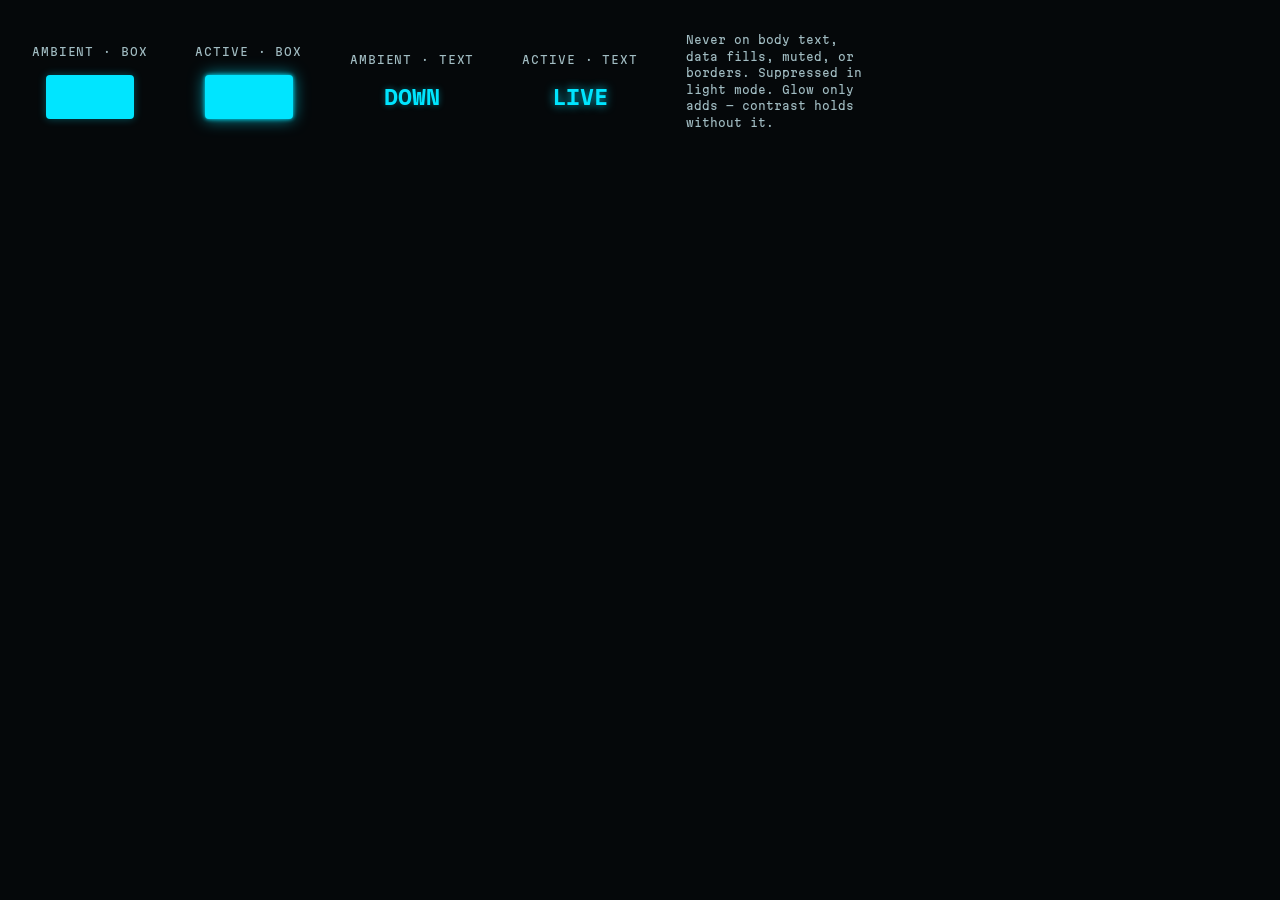
<file: guidelines/brand-glow.card.html>
<!-- @dsCard group="Brand" viewport="700x160" name="Glow material" subtitle="The only adopted CRT effect; dark surfaces only; ambient + active" -->
<!DOCTYPE html>
<html lang="en" data-theme="tron">
<head>
<meta charset="utf-8" />
<link rel="stylesheet" href="../styles.css" />
<style>
  body { margin: 0; padding: var(--space-4); display: flex; gap: var(--space-5); align-items: center; }
  .cell { display: flex; flex-direction: column; align-items: center; gap: var(--space-2); }
  .hd { font-family: var(--font-mono); font-size: var(--text-micro); text-transform: uppercase; letter-spacing: var(--tracking-label); color: var(--muted); }
  .chip { width: 88px; height: 44px; border-radius: var(--radius-md); background: var(--accent); }
  .txt { font-family: var(--font-mono); font-size: var(--text-h3); font-weight: 700; color: var(--accent); }
  .note { font-family: var(--font-mono); font-size: var(--text-micro); color: var(--muted); max-width: 22ch; line-height: 1.5; }
</style>
</head>
<body>
  <div class="cell"><span class="hd">ambient · box</span><div class="chip" style="box-shadow:var(--glow-box-ambient)"></div></div>
  <div class="cell"><span class="hd">active · box</span><div class="chip" style="box-shadow:var(--glow-box-active)"></div></div>
  <div class="cell"><span class="hd">ambient · text</span><div class="txt" style="text-shadow:var(--glow-text-ambient)">DOWN</div></div>
  <div class="cell"><span class="hd">active · text</span><div class="txt" style="text-shadow:var(--glow-text-active)">LIVE</div></div>
  <div class="note">Never on body text, data fills, muted, or borders. Suppressed in light mode. Glow only adds — contrast holds without it.</div>
</body>
</html>
</file>
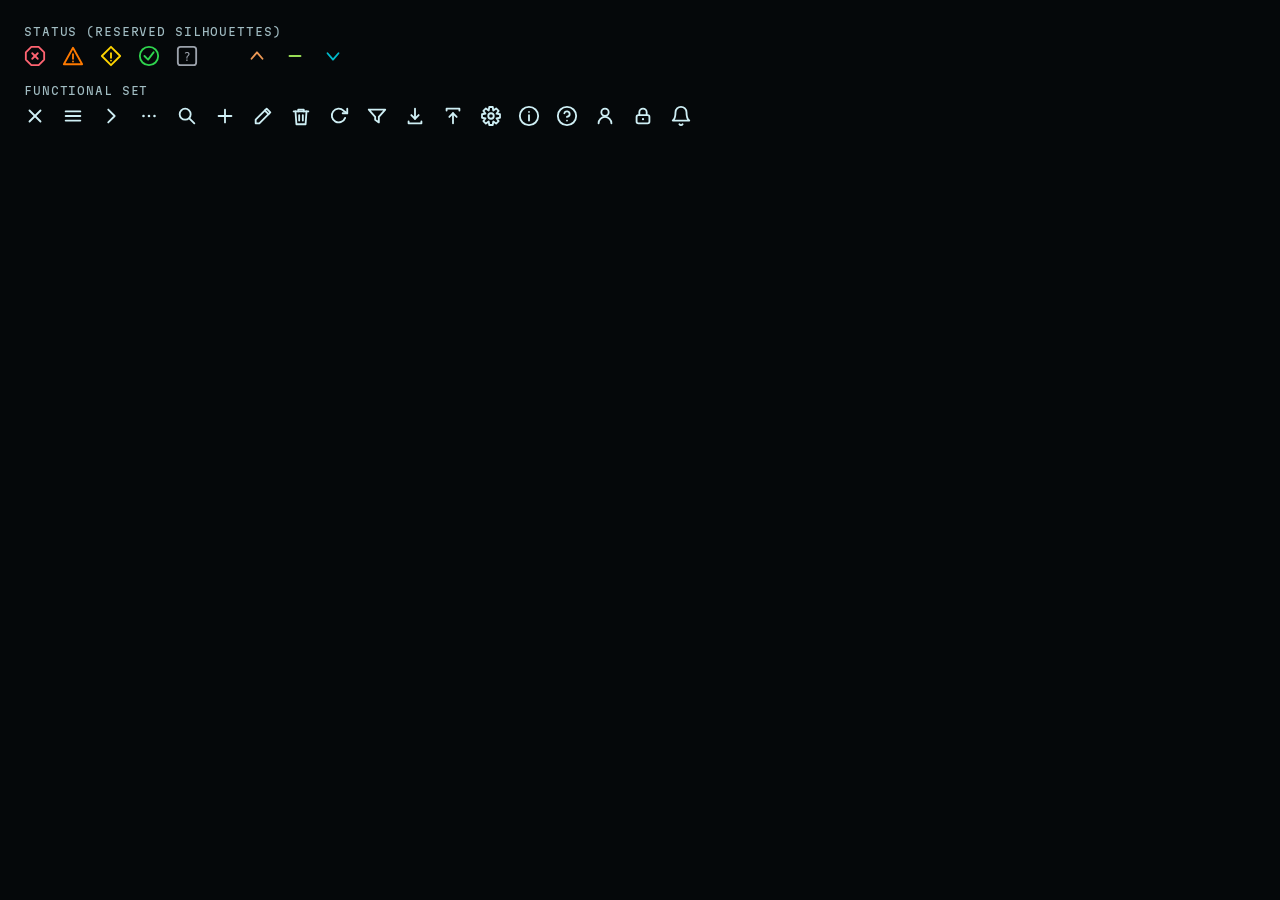
<file: guidelines/brand-marks.card.html>
<!-- @dsCard group="Brand" viewport="700x200" name="Marks — the icon system" subtitle="24×24, 2px monoline outline, currentColor; status shapes reserved" -->
<!DOCTYPE html>
<html lang="en" data-theme="tron">
<head>
<meta charset="utf-8" />
<link rel="stylesheet" href="../styles.css" />
<script src="../assets/marks/sprite-inject.js"></script>
<style>
  body { margin: 0; padding: var(--space-3); }
  .hd { font-family: var(--font-mono); font-size: var(--text-micro); text-transform: uppercase; letter-spacing: var(--tracking-label); color: var(--muted); margin: 0 0 6px; }
  .set { display: flex; flex-wrap: wrap; gap: var(--space-2); margin-bottom: var(--space-2); }
  svg { width: 22px; height: 22px; }
  .ui { color: var(--text); }
  .status { display: inline-flex; }
</style>
</head>
<body>
<p class="hd">Status (reserved silhouettes)</p>
<div class="set status">
  <svg style="color:var(--status-critical)"><use href="#m-critical"/></svg>
  <svg style="color:var(--status-high)"><use href="#m-high"/></svg>
  <svg style="color:var(--status-medium)"><use href="#m-medium"/></svg>
  <svg style="color:var(--status-low)"><use href="#m-low"/></svg>
  <svg style="color:var(--status-unknown)"><use href="#m-unknown"/></svg>
  <span style="width:var(--space-2)"></span>
  <svg style="color:var(--spectrum-orange)"><use href="#m-warm"/></svg>
  <svg style="color:var(--spectrum-green)"><use href="#m-neutral"/></svg>
  <svg style="color:var(--spectrum-teal)"><use href="#m-cool"/></svg>
</div>
<p class="hd">Functional set</p>
<div class="set ui">
  <svg><use href="#m-close"/></svg>
  <svg><use href="#m-menu"/></svg>
  <svg><use href="#m-chevron"/></svg>
  <svg><use href="#m-more"/></svg>
  <svg><use href="#m-search"/></svg>
  <svg><use href="#m-add"/></svg>
  <svg><use href="#m-edit"/></svg>
  <svg><use href="#m-delete"/></svg>
  <svg><use href="#m-refresh"/></svg>
  <svg><use href="#m-filter"/></svg>
  <svg><use href="#m-download"/></svg>
  <svg><use href="#m-upload"/></svg>
  <svg><use href="#m-settings"/></svg>
  <svg><use href="#m-info"/></svg>
  <svg><use href="#m-help"/></svg>
  <svg><use href="#m-user"/></svg>
  <svg><use href="#m-lock"/></svg>
  <svg><use href="#m-bell"/></svg>
</div>
</body>
</html>
</file>
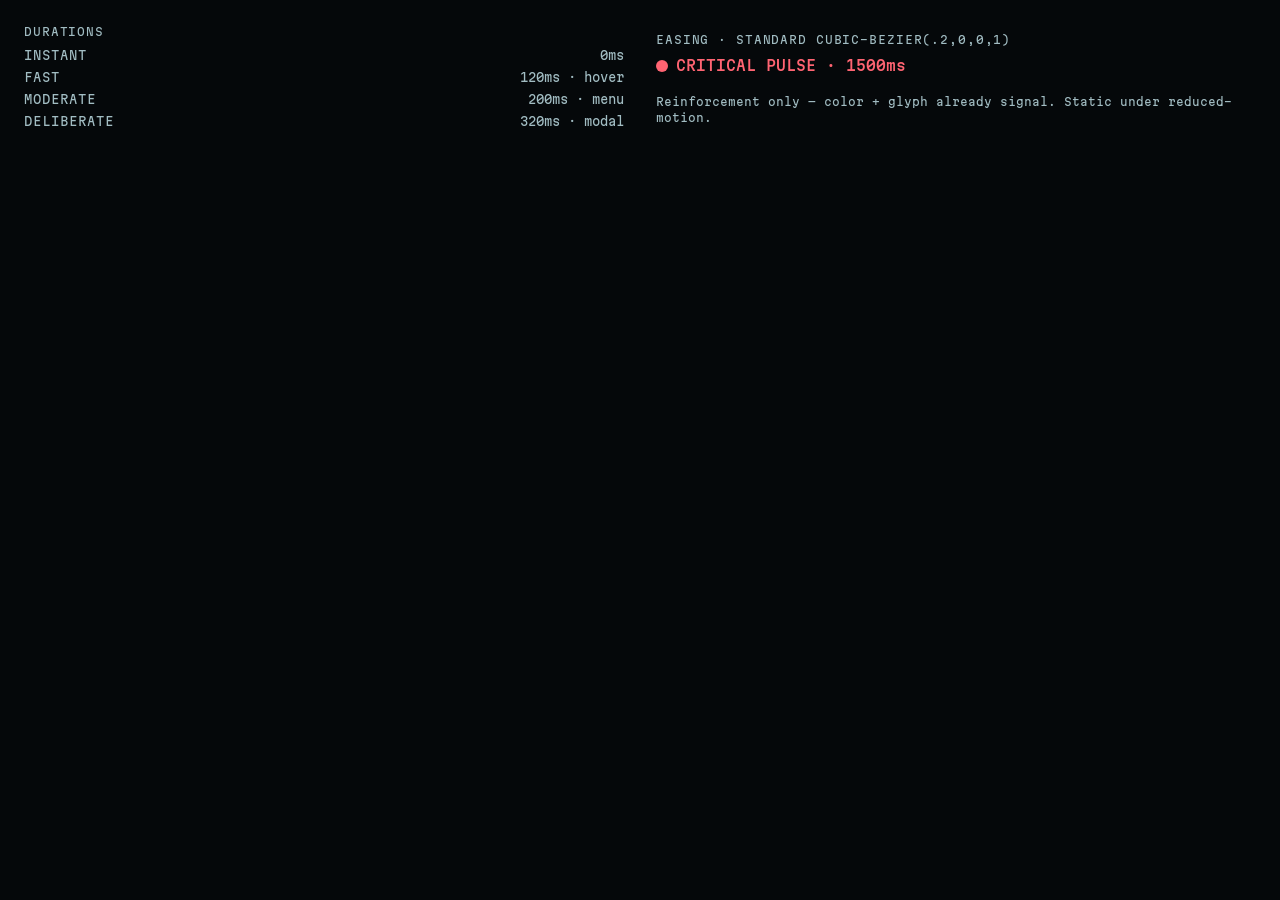
<file: guidelines/brand-motion.card.html>
<!-- @dsCard group="Brand" viewport="700x150" name="Motion" subtitle="Minimal/functional; durations + easing; one status pulse" -->
<!DOCTYPE html>
<html lang="en" data-theme="tron">
<head>
<meta charset="utf-8" />
<link rel="stylesheet" href="../styles.css" />
<style>
  body { margin: 0; padding: var(--space-3); display: grid; grid-template-columns: 1fr 1fr; gap: var(--space-4); align-items: center; }
  .hd { font-family: var(--font-mono); font-size: var(--text-micro); text-transform: uppercase; letter-spacing: var(--tracking-label); color: var(--muted); margin-bottom: var(--space-1); }
  .drow { display: flex; align-items: center; gap: var(--space-2); font-family: var(--font-mono); font-size: var(--text-caption); color: var(--text); margin-bottom: 5px; }
  .drow b { width: 9ch; color: var(--muted); font-weight: 400; text-transform: uppercase; letter-spacing: var(--tracking-label); }
  .drow .ms { margin-left: auto; color: var(--muted); }
  .track { flex: 1; height: 8px; background: var(--bg); border: 1px solid var(--border); border-radius: 999px; overflow: hidden; }
  .pulse { display: inline-flex; align-items: center; gap: var(--space-1); color: var(--status-critical); font-family: var(--font-mono); font-size: var(--text-small); font-weight: 500; }
  .dot { width: 12px; height: 12px; border-radius: 999px; background: var(--status-critical); }
</style>
</head>
<body>
<div>
  <div class="hd">Durations</div>
  <div class="drow"><b>instant</b><span class="ms">0ms</span></div>
  <div class="drow"><b>fast</b><span class="ms">120ms · hover</span></div>
  <div class="drow"><b>moderate</b><span class="ms">200ms · menu</span></div>
  <div class="drow"><b>deliberate</b><span class="ms">320ms · modal</span></div>
</div>
<div>
  <div class="hd">Easing · standard cubic-bezier(.2,0,0,1)</div>
  <div class="pulse ds-pulse"><span class="dot"></span>CRITICAL PULSE · 1500ms</div>
  <div style="font-family:var(--font-mono);font-size:var(--text-micro);color:var(--muted);margin-top:var(--space-2);line-height:1.5">Reinforcement only — color + glyph already signal. Static under reduced-motion.</div>
</div>
</body>
</html>
</file>
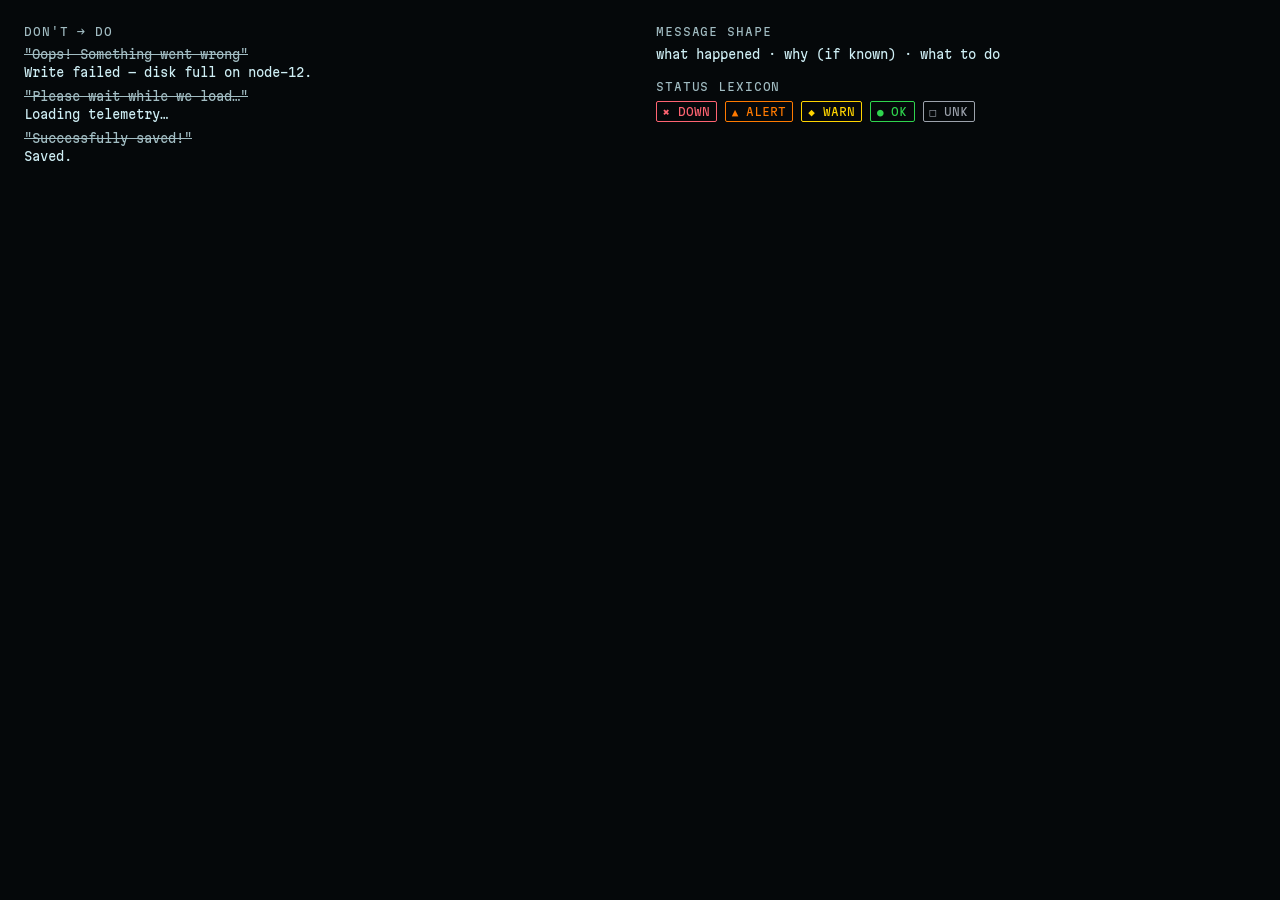
<file: guidelines/brand-voice.card.html>
<!-- @dsCard group="Brand" viewport="700x200" name="Voice — terse/operational" subtitle="Name the problem, state the action; status lexicon" -->
<!DOCTYPE html>
<html lang="en" data-theme="tron">
<head>
<meta charset="utf-8" />
<link rel="stylesheet" href="../styles.css" />
<style>
  body { margin: 0; padding: var(--space-3); }
  .cols { display: grid; grid-template-columns: 1fr 1fr; gap: var(--space-3) var(--space-4); }
  .hd { font-family: var(--font-mono); font-size: var(--text-micro); text-transform: uppercase; letter-spacing: var(--tracking-label); color: var(--muted); margin-bottom: 6px; }
  .pair { font-family: var(--font-mono); font-size: var(--text-caption); margin-bottom: 6px; line-height: 1.5; }
  .dont { color: var(--muted); text-decoration: line-through; }
  .do { color: var(--text); }
  .lex { display: flex; gap: var(--space-1); flex-wrap: wrap; }
  .l { font-family: var(--font-mono); font-size: var(--text-micro); padding: 2px 6px; border-radius: var(--radius-sm); border: 1px solid var(--border); color: var(--muted); }
</style>
</head>
<body>
<div class="cols">
  <div>
    <div class="hd">Don't → Do</div>
    <div class="pair"><span class="dont">"Oops! Something went wrong"</span><br/><span class="do">Write failed — disk full on node-12.</span></div>
    <div class="pair"><span class="dont">"Please wait while we load…"</span><br/><span class="do">Loading telemetry…</span></div>
    <div class="pair"><span class="dont">"Successfully saved!"</span><br/><span class="do">Saved.</span></div>
  </div>
  <div>
    <div class="hd">Message shape</div>
    <div class="pair do">what happened · why (if known) · what to do</div>
    <div class="hd" style="margin-top:var(--space-2)">Status lexicon</div>
    <div class="lex">
      <span class="l" style="color:var(--status-critical);border-color:var(--status-critical)">✖ DOWN</span>
      <span class="l" style="color:var(--status-high);border-color:var(--status-high)">▲ ALERT</span>
      <span class="l" style="color:var(--status-medium);border-color:var(--status-medium)">◆ WARN</span>
      <span class="l" style="color:var(--status-low);border-color:var(--status-low)">● OK</span>
      <span class="l" style="color:var(--status-unknown);border-color:var(--status-unknown)">□ UNK</span>
    </div>
  </div>
</div>
</body>
</html>
</file>
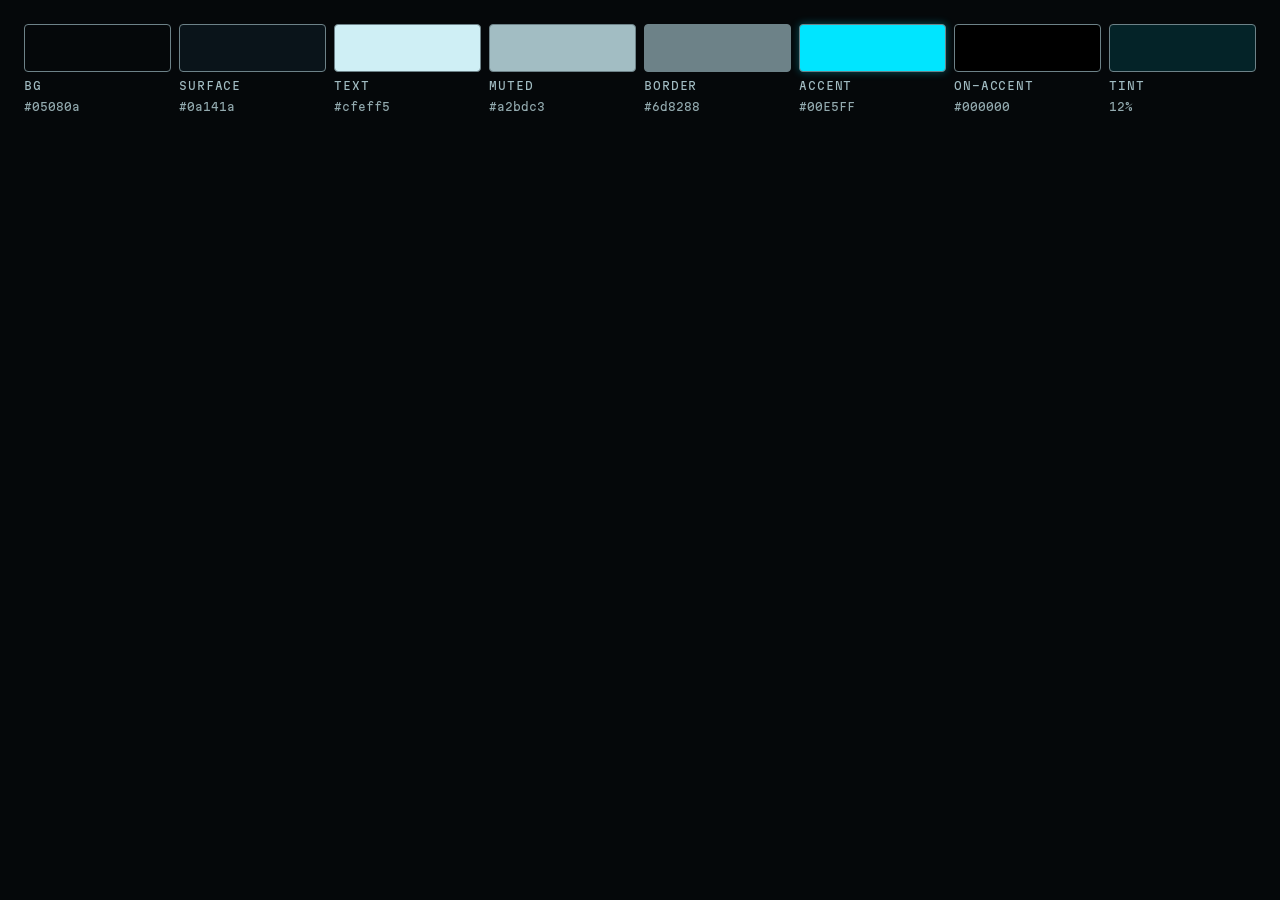
<file: guidelines/colors-chrome.card.html>
<!-- @dsCard group="Colors" viewport="700x150" name="Chrome roles — Tron (default)" subtitle="The 8 per-theme chrome roles; dark variant" -->
<!DOCTYPE html>
<html lang="en" data-theme="tron">
<head>
<meta charset="utf-8" />
<link rel="stylesheet" href="../styles.css" />
<style>
  body { margin: 0; padding: var(--space-3); }
  .roles { display: grid; grid-template-columns: repeat(8, 1fr); gap: var(--space-1); }
  .role { display: flex; flex-direction: column; gap: 6px; }
  .sw { height: 48px; border-radius: var(--radius-md); border: 1px solid var(--border); }
  .nm { font-size: var(--text-micro); text-transform: uppercase; letter-spacing: var(--tracking-label); color: var(--muted); }
  .hex { font-size: var(--text-micro); font-variant-numeric: tabular-nums; color: var(--text); opacity: 0.7; }
</style>
</head>
<body>
<div class="roles">
  <div class="role"><div class="sw" style="background:var(--bg)"></div><span class="nm">bg</span><span class="hex">#05080a</span></div>
  <div class="role"><div class="sw" style="background:var(--surface)"></div><span class="nm">surface</span><span class="hex">#0a141a</span></div>
  <div class="role"><div class="sw" style="background:var(--text)"></div><span class="nm">text</span><span class="hex">#cfeff5</span></div>
  <div class="role"><div class="sw" style="background:var(--muted)"></div><span class="nm">muted</span><span class="hex">#a2bdc3</span></div>
  <div class="role"><div class="sw" style="background:var(--border)"></div><span class="nm">border</span><span class="hex">#6d8288</span></div>
  <div class="role"><div class="sw" style="background:var(--accent);box-shadow:var(--glow-box-ambient)"></div><span class="nm">accent</span><span class="hex">#00E5FF</span></div>
  <div class="role"><div class="sw" style="background:var(--on-accent)"></div><span class="nm">on-accent</span><span class="hex">#000000</span></div>
  <div class="role"><div class="sw" style="background:var(--accent-tint)"></div><span class="nm">tint</span><span class="hex">12%</span></div>
</div>
</body>
</html>
</file>
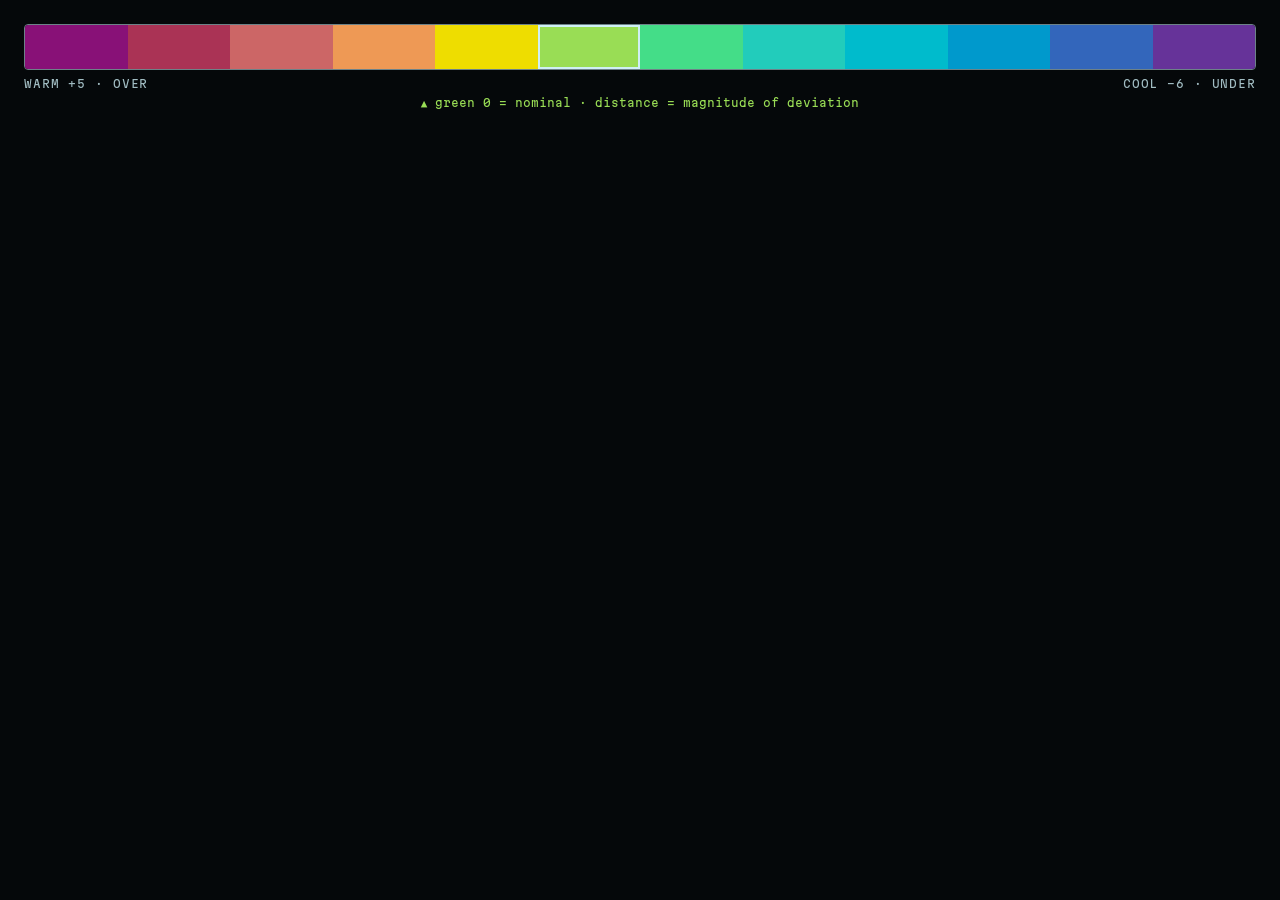
<file: guidelines/colors-spectrum.card.html>
<!-- @dsCard group="Colors" viewport="700x140" name="Diverging spectrum" subtitle="Theme-invariant data scale; green is center (nominal)" -->
<!DOCTYPE html>
<html lang="en" data-theme="tron">
<head>
<meta charset="utf-8" />
<link rel="stylesheet" href="../styles.css" />
<style>
  body { margin: 0; padding: var(--space-3); }
  .scale { display: flex; border-radius: var(--radius-md); overflow: hidden; border: 1px solid var(--border); }
  .stop { flex: 1; height: 44px; position: relative; }
  .axis { display: flex; justify-content: space-between; margin-top: 6px; font-family: var(--font-mono); font-size: var(--text-micro); text-transform: uppercase; letter-spacing: var(--tracking-label); color: var(--muted); }
  .center { text-align: center; margin-top: 4px; font-family: var(--font-mono); font-size: var(--text-micro); color: var(--spectrum-green); }
</style>
</head>
<body>
<div class="scale">
  <div class="stop" style="background:var(--spectrum-plumb)"></div>
  <div class="stop" style="background:var(--spectrum-red)"></div>
  <div class="stop" style="background:var(--spectrum-pink)"></div>
  <div class="stop" style="background:var(--spectrum-orange)"></div>
  <div class="stop" style="background:var(--spectrum-yellow)"></div>
  <div class="stop" style="background:var(--spectrum-green);outline:2px solid var(--text);outline-offset:-2px"></div>
  <div class="stop" style="background:var(--spectrum-seafoam)"></div>
  <div class="stop" style="background:var(--spectrum-turquoise)"></div>
  <div class="stop" style="background:var(--spectrum-teal)"></div>
  <div class="stop" style="background:var(--spectrum-blue)"></div>
  <div class="stop" style="background:var(--spectrum-indigo)"></div>
  <div class="stop" style="background:var(--spectrum-purple)"></div>
</div>
<div class="axis">
  <span>warm +5 · over</span>
  <span>cool −6 · under</span>
</div>
<div class="center">▲ green 0 = nominal · distance = magnitude of deviation</div>
</body>
</html>
</file>
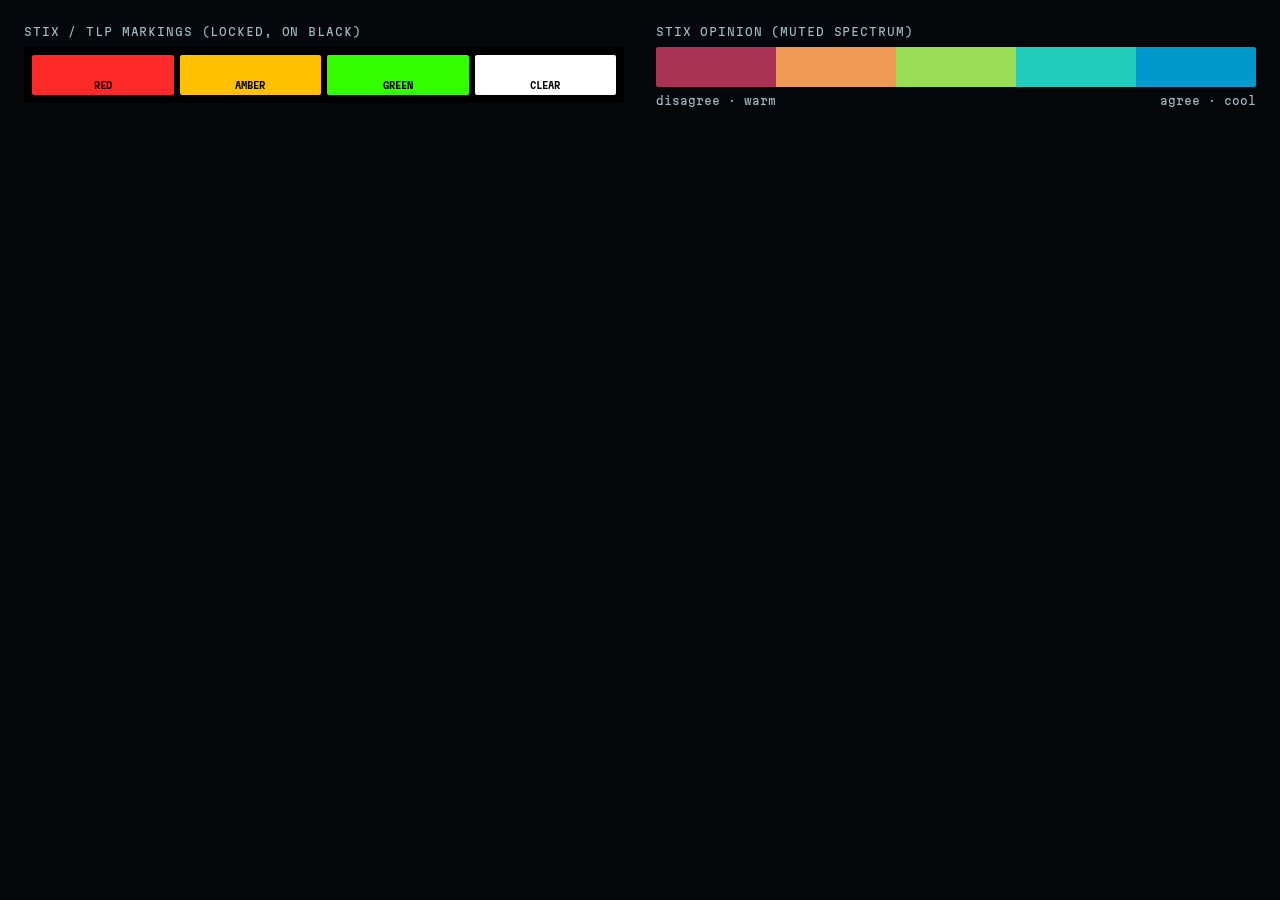
<file: guidelines/colors-standards.card.html>
<!-- @dsCard group="Colors" viewport="700x140" name="TLP markings + STIX opinion" subtitle="Locked standard palettes — kept separate from data color" -->
<!DOCTYPE html>
<html lang="en" data-theme="tron">
<head>
<meta charset="utf-8" />
<link rel="stylesheet" href="../styles.css" />
<style>
  body { margin: 0; padding: var(--space-3); display: grid; grid-template-columns: 1fr 1fr; gap: var(--space-4); }
  .hd { font-family: var(--font-mono); font-size: var(--text-micro); text-transform: uppercase; letter-spacing: var(--tracking-label); color: var(--muted); margin-bottom: var(--space-1); }
  .tlp { display: flex; gap: 6px; background: #000; padding: var(--space-1); border-radius: var(--radius-md); }
  .tlp .c { flex: 1; height: 40px; border-radius: var(--radius-sm); display: flex; align-items: flex-end; justify-content: center; font-family: var(--font-mono); font-size: 9px; padding-bottom: 3px; color: #000; font-weight: 700; }
  .op { display: flex; align-items: center; gap: 0; }
  .op .o { flex: 1; height: 40px; }
  .op .o:first-child { border-radius: var(--radius-sm) 0 0 var(--radius-sm); }
  .op .o:last-child { border-radius: 0 var(--radius-sm) var(--radius-sm) 0; }
  .lbl { display: flex; justify-content: space-between; font-family: var(--font-mono); font-size: var(--text-micro); color: var(--muted); margin-top: 6px; }
</style>
</head>
<body>
<div>
  <div class="hd">STIX / TLP markings (locked, on black)</div>
  <div class="tlp">
    <span class="c" style="background:var(--tlp-red)">RED</span>
    <span class="c" style="background:var(--tlp-amber)">AMBER</span>
    <span class="c" style="background:var(--tlp-green)">GREEN</span>
    <span class="c" style="background:var(--tlp-clear);color:#000">CLEAR</span>
  </div>
</div>
<div>
  <div class="hd">STIX opinion (muted spectrum)</div>
  <div class="op">
    <span class="o" style="background:var(--opinion-strongly-disagree)"></span>
    <span class="o" style="background:var(--opinion-disagree)"></span>
    <span class="o" style="background:var(--opinion-neutral)"></span>
    <span class="o" style="background:var(--opinion-agree)"></span>
    <span class="o" style="background:var(--opinion-strongly-agree)"></span>
  </div>
  <div class="lbl"><span>disagree · warm</span><span>agree · cool</span></div>
</div>
</body>
</html>
</file>
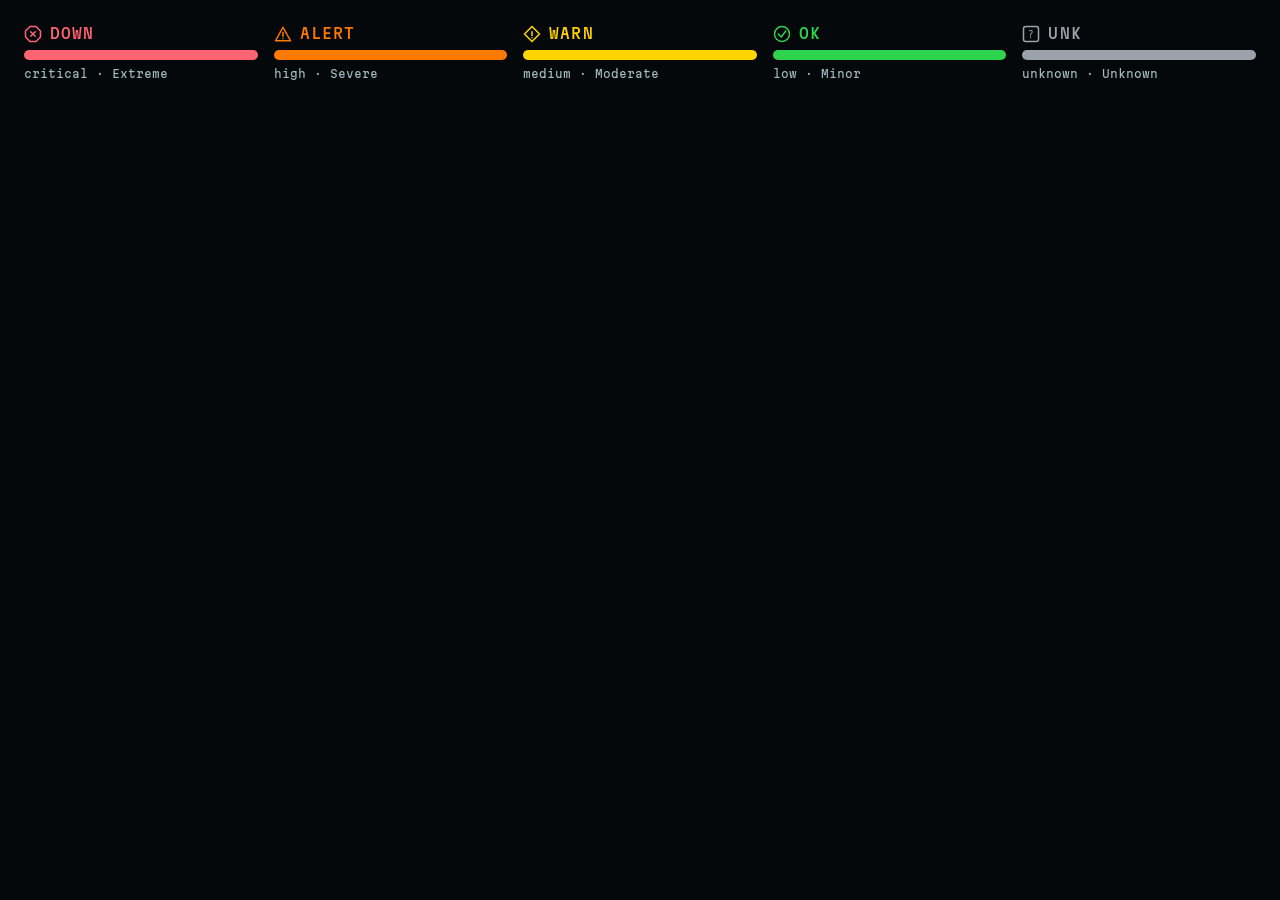
<file: guidelines/colors-status.card.html>
<!-- @dsCard group="Colors" viewport="700x150" name="Status alert ramp" subtitle="Vivid, ordered; bound to OASIS CAP; never color alone" -->
<!DOCTYPE html>
<html lang="en" data-theme="tron">
<head>
<meta charset="utf-8" />
<link rel="stylesheet" href="../styles.css" />
<script src="../assets/marks/sprite-inject.js"></script>
<style>
  body { margin: 0; padding: var(--space-3); }
  .ramp { display: grid; grid-template-columns: repeat(5, 1fr); gap: var(--space-2); }
  .step { display: flex; flex-direction: column; gap: 6px; align-items: flex-start; }
  .chip { display: inline-flex; align-items: center; gap: var(--space-1); font-family: var(--font-mono); font-size: var(--text-small); font-weight: 500; text-transform: uppercase; letter-spacing: var(--tracking-label); }
  .bar { width: 100%; height: 10px; border-radius: 999px; }
  .meta { font-family: var(--font-mono); font-size: var(--text-micro); color: var(--muted); }
  svg.g { width: 18px; height: 18px; }
</style>
</head>
<body>
<div class="ramp">
  <div class="step"><span class="chip" style="color:var(--status-critical)"><svg class="g"><use href="#m-critical"/></svg>DOWN</span><span class="bar" style="background:var(--status-critical)"></span><span class="meta">critical · Extreme</span></div>
  <div class="step"><span class="chip" style="color:var(--status-high)"><svg class="g"><use href="#m-high"/></svg>ALERT</span><span class="bar" style="background:var(--status-high)"></span><span class="meta">high · Severe</span></div>
  <div class="step"><span class="chip" style="color:var(--status-medium)"><svg class="g"><use href="#m-medium"/></svg>WARN</span><span class="bar" style="background:var(--status-medium)"></span><span class="meta">medium · Moderate</span></div>
  <div class="step"><span class="chip" style="color:var(--status-low)"><svg class="g"><use href="#m-low"/></svg>OK</span><span class="bar" style="background:var(--status-low)"></span><span class="meta">low · Minor</span></div>
  <div class="step"><span class="chip" style="color:var(--status-unknown)"><svg class="g"><use href="#m-unknown"/></svg>UNK</span><span class="bar" style="background:var(--status-unknown)"></span><span class="meta">unknown · Unknown</span></div>
</div>
</body>
</html>
</file>
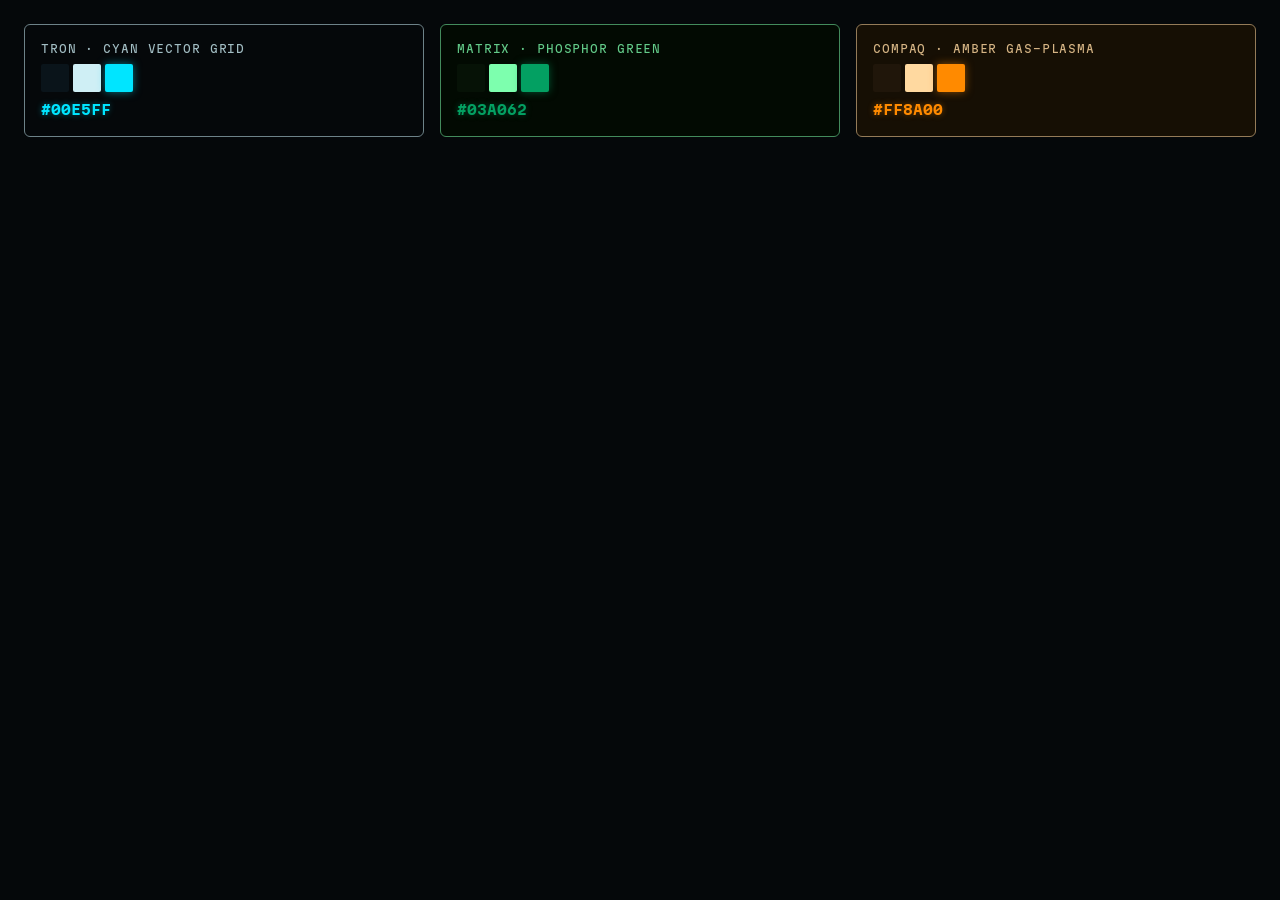
<file: guidelines/colors-themes.card.html>
<!-- @dsCard group="Colors" viewport="700x150" name="Theme anchors — Tron · Matrix · Compaq" subtitle="Three CRT-rooted skins; chrome only, pick one" -->
<!DOCTYPE html>
<html lang="en" data-theme="tron">
<head>
<meta charset="utf-8" />
<link rel="stylesheet" href="../styles.css" />
<style>
  body { margin: 0; padding: var(--space-3); background: #05080a; }
  .themes { display: grid; grid-template-columns: repeat(3, 1fr); gap: var(--space-2); }
  .theme { border-radius: var(--radius-lg); border: 1px solid; padding: var(--space-2); }
  .lin { font-family: var(--font-mono); font-size: var(--text-micro); text-transform: uppercase; letter-spacing: var(--tracking-label); margin-bottom: var(--space-1); }
  .swatches { display: flex; gap: 4px; }
  .s { width: 28px; height: 28px; border-radius: var(--radius-sm); }
  .name { font-family: var(--font-mono); font-size: var(--text-small); font-weight: 700; margin-top: var(--space-1); }
</style>
</head>
<body>
<div class="themes">
  <div class="theme" style="background:#05080a;border-color:#6d8288">
    <div class="lin" style="color:#a2bdc3">Tron · cyan vector grid</div>
    <div class="swatches">
      <span class="s" style="background:#0a141a"></span>
      <span class="s" style="background:#cfeff5"></span>
      <span class="s" style="background:#00E5FF;box-shadow:0 0 8px #00e5ff80"></span>
    </div>
    <div class="name" style="color:#00E5FF;text-shadow:0 0 6px #00e5ff66">#00E5FF</div>
  </div>
  <div class="theme" style="background:#020a02;border-color:#438b5c">
    <div class="lin" style="color:#63cb89">Matrix · phosphor green</div>
    <div class="swatches">
      <span class="s" style="background:#061206"></span>
      <span class="s" style="background:#7dffae"></span>
      <span class="s" style="background:#03A062;box-shadow:0 0 8px #03a06280"></span>
    </div>
    <div class="name" style="color:#03A062;text-shadow:0 0 6px #03a06266">#03A062</div>
  </div>
  <div class="theme" style="background:#160f04;border-color:#947b58">
    <div class="lin" style="color:#d5b484">Compaq · amber gas-plasma</div>
    <div class="swatches">
      <span class="s" style="background:#20160a"></span>
      <span class="s" style="background:#ffd9a0"></span>
      <span class="s" style="background:#FF8A00;box-shadow:0 0 8px #ff8a0080"></span>
    </div>
    <div class="name" style="color:#FF8A00;text-shadow:0 0 6px #ff8a0066">#FF8A00</div>
  </div>
</div>
</body>
</html>
</file>
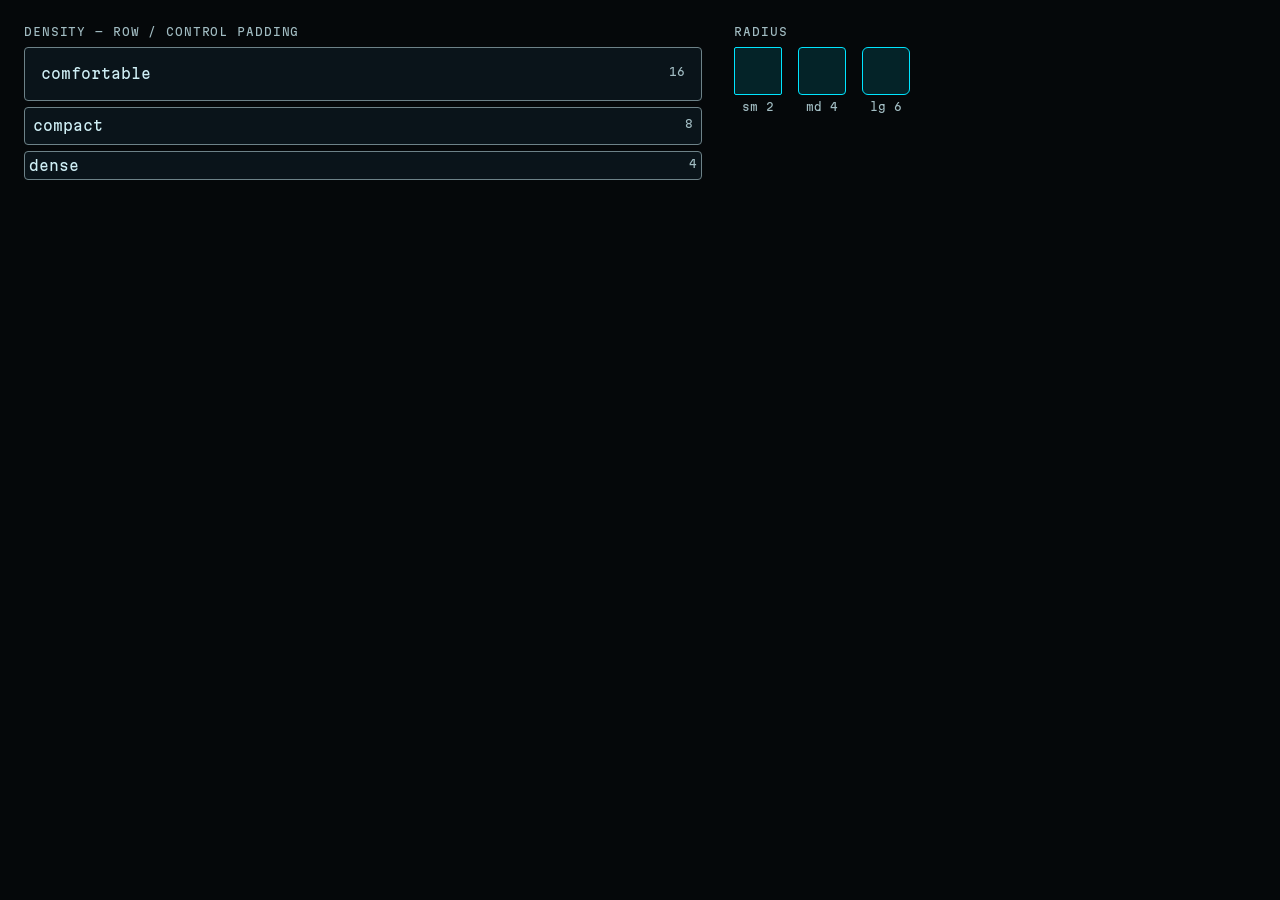
<file: guidelines/spacing-density.card.html>
<!-- @dsCard group="Spacing" viewport="700x170" name="Density + radius + border" subtitle="Row padding modes; crisp Tron-vector rounding" -->
<!DOCTYPE html>
<html lang="en" data-theme="tron">
<head>
<meta charset="utf-8" />
<link rel="stylesheet" href="../styles.css" />
<style>
  body { margin: 0; padding: var(--space-3); display: grid; grid-template-columns: 1.3fr 1fr; gap: var(--space-4); }
  .hd { font-family: var(--font-mono); font-size: var(--text-micro); text-transform: uppercase; letter-spacing: var(--tracking-label); color: var(--muted); margin-bottom: var(--space-1); }
  .drow { font-family: var(--font-mono); font-size: var(--text-small); color: var(--text); border: 1px solid var(--border); border-radius: var(--radius-md); background: var(--surface); margin-bottom: 6px; display:flex; justify-content:space-between; }
  .drow span:last-child { color: var(--muted); font-size: var(--text-micro); }
  .radii { display: flex; gap: var(--space-2); align-items: flex-end; }
  .r { width: 48px; height: 48px; background: var(--accent-tint); border: 1px solid var(--accent); }
  .rn { font-family: var(--font-mono); font-size: var(--text-micro); color: var(--muted); margin-top: 4px; text-align: center; }
</style>
</head>
<body>
<div>
  <div class="hd">Density — row / control padding</div>
  <div class="drow" style="padding:var(--density-comfortable)"><span>comfortable</span><span>16</span></div>
  <div class="drow" style="padding:var(--density-compact)"><span>compact</span><span>8</span></div>
  <div class="drow" style="padding:var(--density-dense)"><span>dense</span><span>4</span></div>
</div>
<div>
  <div class="hd">Radius</div>
  <div class="radii">
    <div><div class="r" style="border-radius:var(--radius-sm)"></div><div class="rn">sm 2</div></div>
    <div><div class="r" style="border-radius:var(--radius-md)"></div><div class="rn">md 4</div></div>
    <div><div class="r" style="border-radius:var(--radius-lg)"></div><div class="rn">lg 6</div></div>
  </div>
</div>
</body>
</html>
</file>
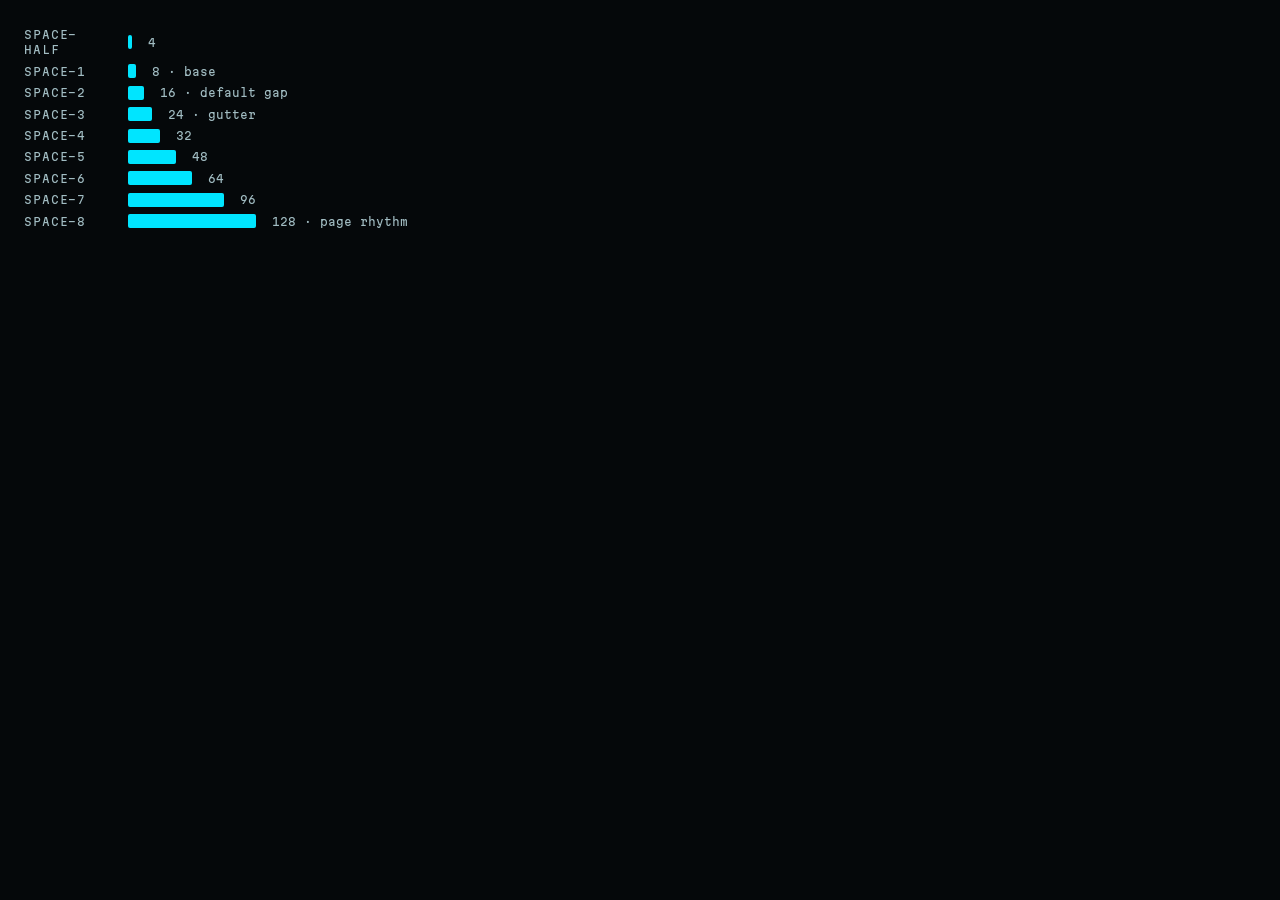
<file: guidelines/spacing-scale.card.html>
<!-- @dsCard group="Spacing" viewport="700x190" name="Spacing scale" subtitle="8px base, 4px half-step; near-geometric on the grid" -->
<!DOCTYPE html>
<html lang="en" data-theme="tron">
<head>
<meta charset="utf-8" />
<link rel="stylesheet" href="../styles.css" />
<style>
  body { margin: 0; padding: var(--space-3); }
  .row { display: flex; align-items: center; gap: var(--space-2); padding: 3px 0; }
  .tok { width: 11ch; flex: none; font-family: var(--font-mono); font-size: var(--text-micro); text-transform: uppercase; letter-spacing: var(--tracking-label); color: var(--muted); }
  .bar { height: 14px; background: var(--accent); border-radius: var(--radius-sm); }
  .px { font-family: var(--font-mono); font-size: var(--text-micro); color: var(--muted); font-variant-numeric: tabular-nums; }
</style>
</head>
<body>
  <div class="row"><span class="tok">space-half</span><span class="bar" style="width:var(--space-half)"></span><span class="px">4</span></div>
  <div class="row"><span class="tok">space-1</span><span class="bar" style="width:var(--space-1)"></span><span class="px">8 · base</span></div>
  <div class="row"><span class="tok">space-2</span><span class="bar" style="width:var(--space-2)"></span><span class="px">16 · default gap</span></div>
  <div class="row"><span class="tok">space-3</span><span class="bar" style="width:var(--space-3)"></span><span class="px">24 · gutter</span></div>
  <div class="row"><span class="tok">space-4</span><span class="bar" style="width:var(--space-4)"></span><span class="px">32</span></div>
  <div class="row"><span class="tok">space-5</span><span class="bar" style="width:var(--space-5)"></span><span class="px">48</span></div>
  <div class="row"><span class="tok">space-6</span><span class="bar" style="width:var(--space-6)"></span><span class="px">64</span></div>
  <div class="row"><span class="tok">space-7</span><span class="bar" style="width:var(--space-7)"></span><span class="px">96</span></div>
  <div class="row"><span class="tok">space-8</span><span class="bar" style="width:var(--space-8)"></span><span class="px">128 · page rhythm</span></div>
</body>
</html>
</file>
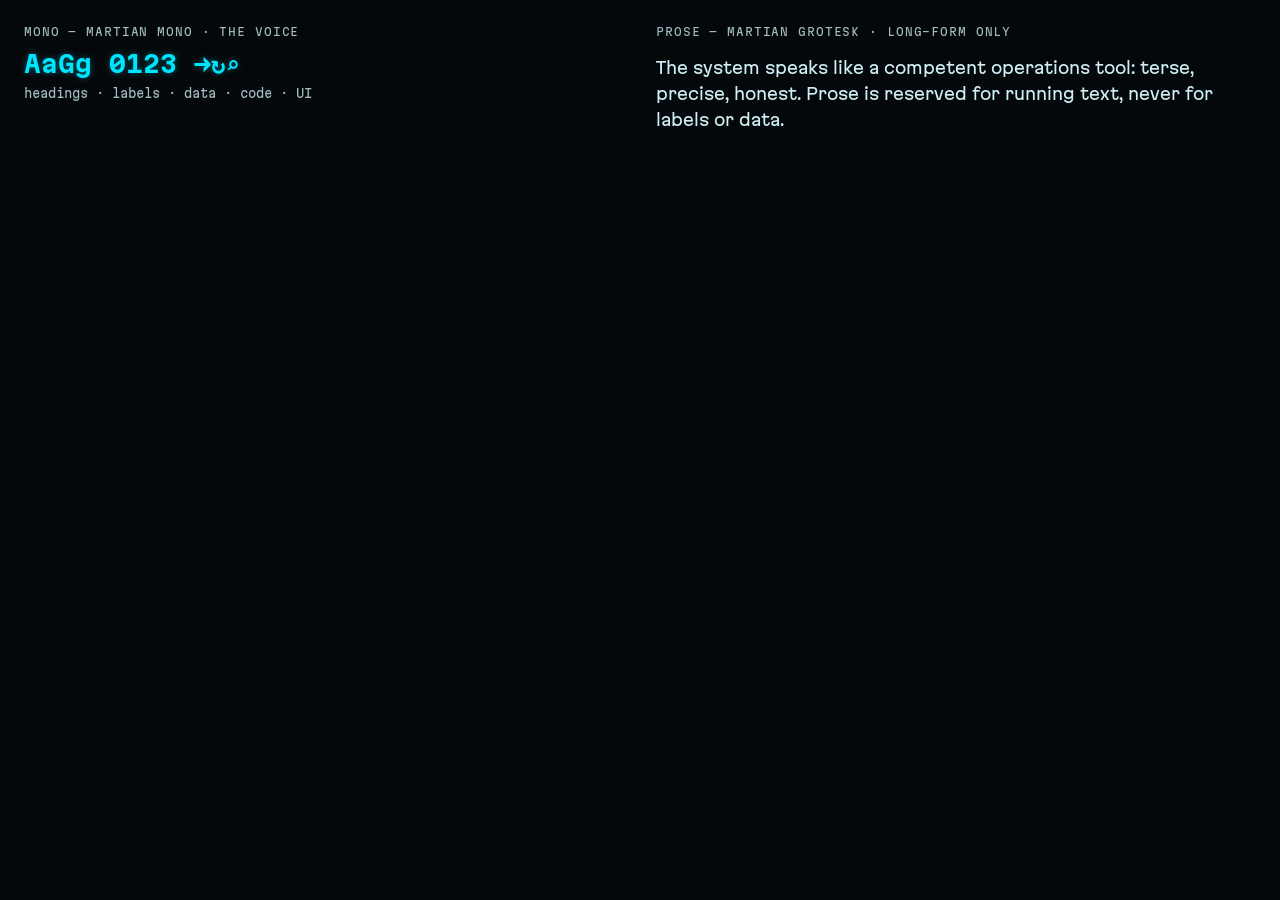
<file: guidelines/type-duo.card.html>
<!-- @dsCard group="Type" viewport="700x180" name="The duo — mono voice + prose" subtitle="Mono for UI/data/headings; prose for long-form only" -->
<!DOCTYPE html>
<html lang="en" data-theme="tron">
<head>
<meta charset="utf-8" />
<link rel="stylesheet" href="../styles.css" />
<style>
  body { margin: 0; padding: var(--space-3); display: grid; grid-template-columns: 1fr 1fr; gap: var(--space-4); }
  .hd { font-family: var(--font-mono); font-size: var(--text-micro); text-transform: uppercase; letter-spacing: var(--tracking-label); color: var(--muted); margin-bottom: var(--space-1); }
  .mono { font-family: var(--font-mono); }
  .specimen { font-size: var(--text-h2); font-weight: 700; color: var(--accent); text-shadow: var(--glow-text-ambient); }
  .sub { font-family: var(--font-mono); font-size: var(--text-caption); color: var(--muted); margin-top: 4px; }
  .prose { font-family: var(--font-prose); font-size: var(--text-body); line-height: var(--leading-normal); color: var(--text); }
</style>
</head>
<body>
<div>
  <div class="hd">Mono — Martian Mono · the voice</div>
  <div class="specimen mono">AaGg 0123 →↻⌕</div>
  <div class="sub">headings · labels · data · code · UI</div>
</div>
<div>
  <div class="hd">Prose — Martian Grotesk · long-form only</div>
  <p class="prose">The system speaks like a competent operations tool: terse, precise, honest. Prose is reserved for running text, never for labels or data.</p>
</div>
</body>
</html>
</file>
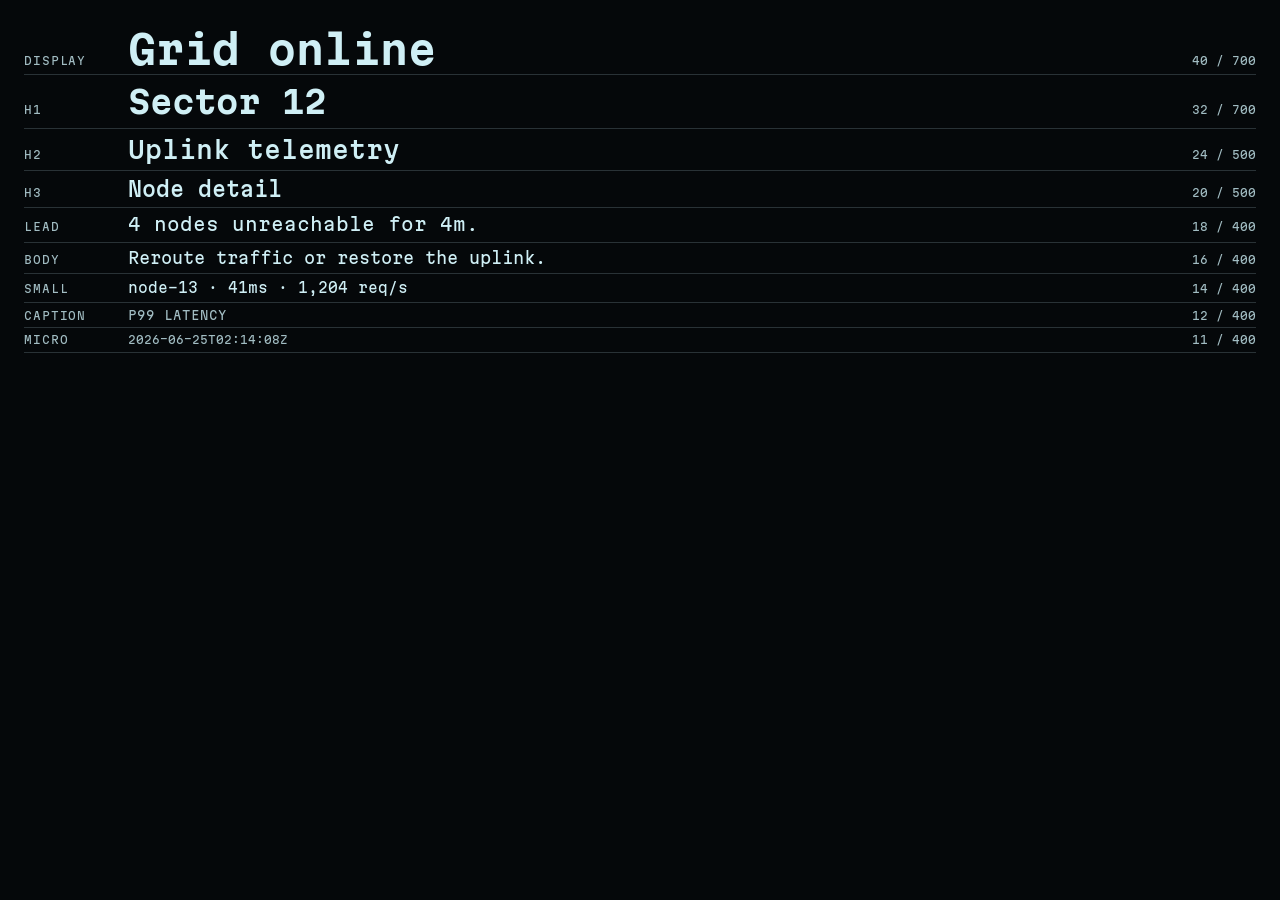
<file: guidelines/type-scale.card.html>
<!-- @dsCard group="Type" viewport="700x320" name="Mono scale — the voice" subtitle="Martian Mono · display 40 → micro 11, ratio 1.25" -->
<!DOCTYPE html>
<html lang="en" data-theme="tron">
<head>
<meta charset="utf-8" />
<link rel="stylesheet" href="../styles.css" />
<style>
  body { margin: 0; padding: var(--space-3); }
  .row { display: flex; align-items: baseline; gap: var(--space-3); padding: 4px 0; border-bottom: 1px solid color-mix(in srgb, var(--border) 35%, transparent); }
  .tok { width: 10ch; flex: none; font-size: var(--text-micro); text-transform: uppercase; letter-spacing: var(--tracking-label); color: var(--muted); }
  .spec { font-family: var(--font-mono); color: var(--text); white-space: nowrap; overflow: hidden; text-overflow: ellipsis; }
  .px { margin-left: auto; font-size: var(--text-micro); color: var(--muted); font-variant-numeric: tabular-nums; }
</style>
</head>
<body>
  <div class="row"><span class="tok">display</span><span class="spec" style="font-size:var(--text-display);font-weight:700;line-height:1.05">Grid online</span><span class="px">40 / 700</span></div>
  <div class="row"><span class="tok">h1</span><span class="spec" style="font-size:var(--text-h1);font-weight:700">Sector 12</span><span class="px">32 / 700</span></div>
  <div class="row"><span class="tok">h2</span><span class="spec" style="font-size:var(--text-h2);font-weight:500">Uplink telemetry</span><span class="px">24 / 500</span></div>
  <div class="row"><span class="tok">h3</span><span class="spec" style="font-size:var(--text-h3);font-weight:500">Node detail</span><span class="px">20 / 500</span></div>
  <div class="row"><span class="tok">lead</span><span class="spec" style="font-size:var(--text-lead)">4 nodes unreachable for 4m.</span><span class="px">18 / 400</span></div>
  <div class="row"><span class="tok">body</span><span class="spec" style="font-size:var(--text-body)">Reroute traffic or restore the uplink.</span><span class="px">16 / 400</span></div>
  <div class="row"><span class="tok">small</span><span class="spec" style="font-size:var(--text-small)">node-13 · 41ms · 1,204 req/s</span><span class="px">14 / 400</span></div>
  <div class="row"><span class="tok">caption</span><span class="spec" style="font-size:var(--text-caption);text-transform:uppercase;letter-spacing:var(--tracking-label);color:var(--muted)">P99 LATENCY</span><span class="px">12 / 400</span></div>
  <div class="row"><span class="tok">micro</span><span class="spec" style="font-size:var(--text-micro);color:var(--muted)">2026-06-25T02:14:08Z</span><span class="px">11 / 400</span></div>
</body>
</html>
</file>
<file: styles.css>
/* styles.css — global entry point.
 *
 * Consumers link THIS one file. It is a manifest of @import lines only; every
 * token, font-face, base default, and component style ships through this
 * closure. Order: fonts → colors → typography → spacing → effects → base → components.
 *
 * A CRT/terminal-rooted design system for data-dense operations tooling.
 * Authority: the imsmith/design-system manual + tokens (see README.md).
 */

@import url("tokens/fonts.css");
@import url("tokens/colors.css");
@import url("tokens/typography.css");
@import url("tokens/spacing.css");
@import url("tokens/effects.css");
@import url("tokens/base.css");
@import url("tokens/components.css");
</file>
